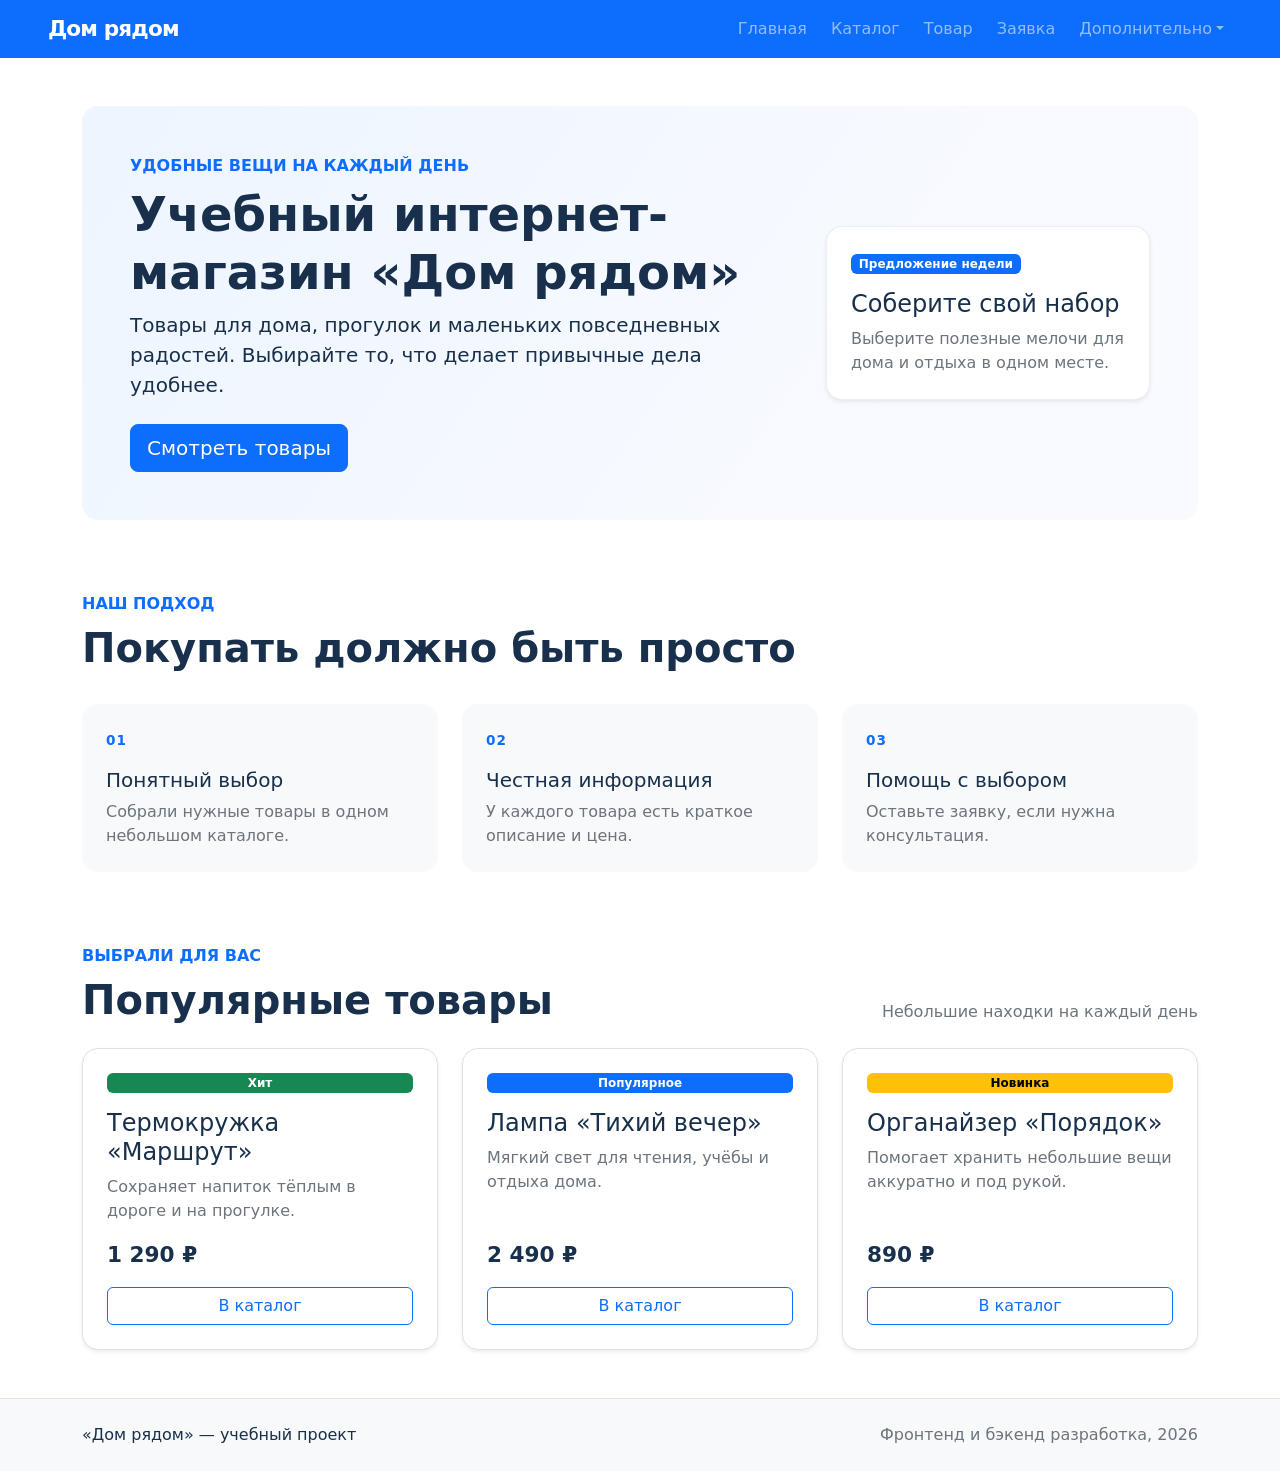
<file: index.html>
<!doctype html>
<html lang="ru">
<head>
    <meta charset="UTF-8">
    <meta name="viewport" content="width=device-width, initial-scale=1">
    <meta name="description" content="Учебный интернет-магазин: каталог полезных товаров для дома и отдыха.">
    <title>Дом рядом — учебный интернет-магазин</title>

    <link
        href="https://cdn.jsdelivr.net/npm/bootstrap@5.3.8/dist/css/bootstrap.min.css"
        rel="stylesheet"
        integrity="sha384-sRIl4kxILFvY47J16cr9ZwB07vP4J8+LH7qKQnuqkuIAvNWLzeN8tE5YBujZqJLB"
        crossorigin="anonymous"
    >
    <link rel="stylesheet" href="css/custom.css">
</head>
<body>
<header>
    <nav class="navbar navbar-expand-lg bg-primary" data-bs-theme="dark" aria-label="Основная навигация">
        <div class="container-fluid px-4 px-lg-5">
            <a class="navbar-brand shop-navbar__brand" href="index.html">Дом рядом</a>
            <button
                class="navbar-toggler"
                type="button"
                data-bs-toggle="collapse"
                data-bs-target="#shopNavbar"
                aria-controls="shopNavbar"
                aria-expanded="false"
                aria-label="Открыть меню"
            >
                <span class="navbar-toggler-icon"></span>
            </button>
            <div class="collapse navbar-collapse" id="shopNavbar">
                <ul class="navbar-nav ms-auto gap-lg-2">
                    <li class="nav-item"><a class="nav-link" href="index.html" aria-current="page">Главная</a></li>
                    <li class="nav-item"><a class="nav-link" href="catalog.html">Каталог</a></li>
                    <li class="nav-item"><a class="nav-link" href="product.html">Товар</a></li>
                    <li class="nav-item"><a class="nav-link" href="order.html">Заявка</a></li>
                    <li class="nav-item dropdown">
                        <a class="nav-link dropdown-toggle" href="#" role="button" data-bs-toggle="dropdown" aria-expanded="false">Дополнительно</a>
                        <ul class="dropdown-menu dropdown-menu-end">
                            <li><a class="dropdown-item" href="catalog.html">Все товары</a></li>
                            <li><a class="dropdown-item" href="order.html">Оформить заявку</a></li>
                            <li><a class="dropdown-item" href="index.html#popular">Популярное</a></li>
                        </ul>
                    </li>
                </ul>
            </div>
        </div>
    </nav>
</header>

<main>
    <section class="container py-5">
        <div class="shop-hero rounded-4 p-4 p-md-5">
            <div class="row align-items-center g-4">
                <div class="col-12 col-lg-8">
                    <p class="text-uppercase fw-semibold text-primary mb-2">Удобные вещи на каждый день</p>
                    <h1 class="display-5 fw-bold">Учебный интернет-магазин «Дом рядом»</h1>
                    <p class="lead mb-4">
                        Товары для дома, прогулок и маленьких повседневных радостей.
                        Выбирайте то, что делает привычные дела удобнее.
                    </p>
                    <a class="btn btn-primary btn-lg" href="#products">Смотреть товары</a>
                </div>
                <div class="col-12 col-lg-4">
                    <aside class="shop-highlight bg-white rounded-4 p-4 shadow-sm" aria-label="Предложение недели">
                        <span class="badge text-bg-primary mb-3">Предложение недели</span>
                        <h2 class="h4">Соберите свой набор</h2>
                        <p class="mb-0 text-secondary">
                            Выберите полезные мелочи для дома и отдыха в одном месте.
                        </p>
                    </aside>
                </div>
            </div>
        </div>
    </section>

    <section id="advantages" class="container py-4">
        <div class="row mb-4">
            <div class="col-12 col-lg-8">
                <p class="text-uppercase fw-semibold text-primary mb-2">Наш подход</p>
                <h2 class="display-6 fw-bold">Покупать должно быть просто</h2>
            </div>
        </div>
        <div class="row g-4">
            <div class="col-12 col-md-4">
                <article class="shop-feature h-100 rounded-4 bg-light p-4">
                    <span class="shop-feature__number">01</span>
                    <h3 class="h5 mt-3">Понятный выбор</h3>
                    <p class="mb-0 text-secondary">Собрали нужные товары в одном небольшом каталоге.</p>
                </article>
            </div>
            <div class="col-12 col-md-4">
                <article class="shop-feature h-100 rounded-4 bg-light p-4">
                    <span class="shop-feature__number">02</span>
                    <h3 class="h5 mt-3">Честная информация</h3>
                    <p class="mb-0 text-secondary">У каждого товара есть краткое описание и цена.</p>
                </article>
            </div>
            <div class="col-12 col-md-4">
                <article class="shop-feature h-100 rounded-4 bg-light p-4">
                    <span class="shop-feature__number">03</span>
                    <h3 class="h5 mt-3">Помощь с выбором</h3>
                    <p class="mb-0 text-secondary">Оставьте заявку, если нужна консультация.</p>
                </article>
            </div>
        </div>
    </section>

    <section id="products" class="container py-5">
        <div class="row align-items-end g-3 mb-4">
            <div class="col-12 col-md-8">
                <p class="text-uppercase fw-semibold text-primary mb-2">Выбрали для вас</p>
                <h2 class="display-6 fw-bold mb-0">Популярные товары</h2>
            </div>
            <div class="col-12 col-md-4 text-md-end">
                <span class="text-secondary">Небольшие находки на каждый день</span>
            </div>
        </div>

        <div class="row g-4">
            <div class="col-12 col-md-6 col-lg-4">
                <article class="shop-product h-100 rounded-4 border bg-white p-4 shadow-sm">
                    <span class="badge text-bg-success mb-3">Хит</span>
                    <h3 class="h4">Термокружка «Маршрут»</h3>
                    <p class="text-secondary">Сохраняет напиток тёплым в дороге и на прогулке.</p>
                    <p class="shop-product__price mt-auto mb-0">1 290 ₽</p>
                    <a class="btn btn-outline-primary mt-3" href="catalog.html">В каталог</a>
                </article>
            </div>
            <div class="col-12 col-md-6 col-lg-4">
                <article class="shop-product h-100 rounded-4 border bg-white p-4 shadow-sm">
                    <span class="badge text-bg-primary mb-3">Популярное</span>
                    <h3 class="h4">Лампа «Тихий вечер»</h3>
                    <p class="text-secondary">Мягкий свет для чтения, учёбы и отдыха дома.</p>
                    <p class="shop-product__price mt-auto mb-0">2 490 ₽</p>
                    <a class="btn btn-outline-primary mt-3" href="catalog.html">В каталог</a>
                </article>
            </div>
            <div class="col-12 col-md-6 col-lg-4">
                <article class="shop-product h-100 rounded-4 border bg-white p-4 shadow-sm">
                    <span class="badge text-bg-warning mb-3">Новинка</span>
                    <h3 class="h4">Органайзер «Порядок»</h3>
                    <p class="text-secondary">Помогает хранить небольшие вещи аккуратно и под рукой.</p>
                    <p class="shop-product__price mt-auto mb-0">890 ₽</p>
                    <a class="btn btn-outline-primary mt-3" href="catalog.html">В каталог</a>
                </article>
            </div>
        </div>
    </section>
</main>

<footer class="border-top bg-light py-4">
    <div class="container d-flex flex-column flex-sm-row justify-content-between gap-2">
        <span>«Дом рядом» — учебный проект</span>
        <span class="text-secondary">Фронтенд и бэкенд разработка, 2026</span>
    </div>
</footer>

<script
    src="https://cdn.jsdelivr.net/npm/bootstrap@5.3.8/dist/js/bootstrap.bundle.min.js"
    integrity="sha384-FKyoEForCGlyvwx9Hj09JcYn3nv7wiPVlz7YYwJrWVcXK/BmnVDxM+D2scQbITxI"
    crossorigin="anonymous"
></script>
</body>
</html>
</file>
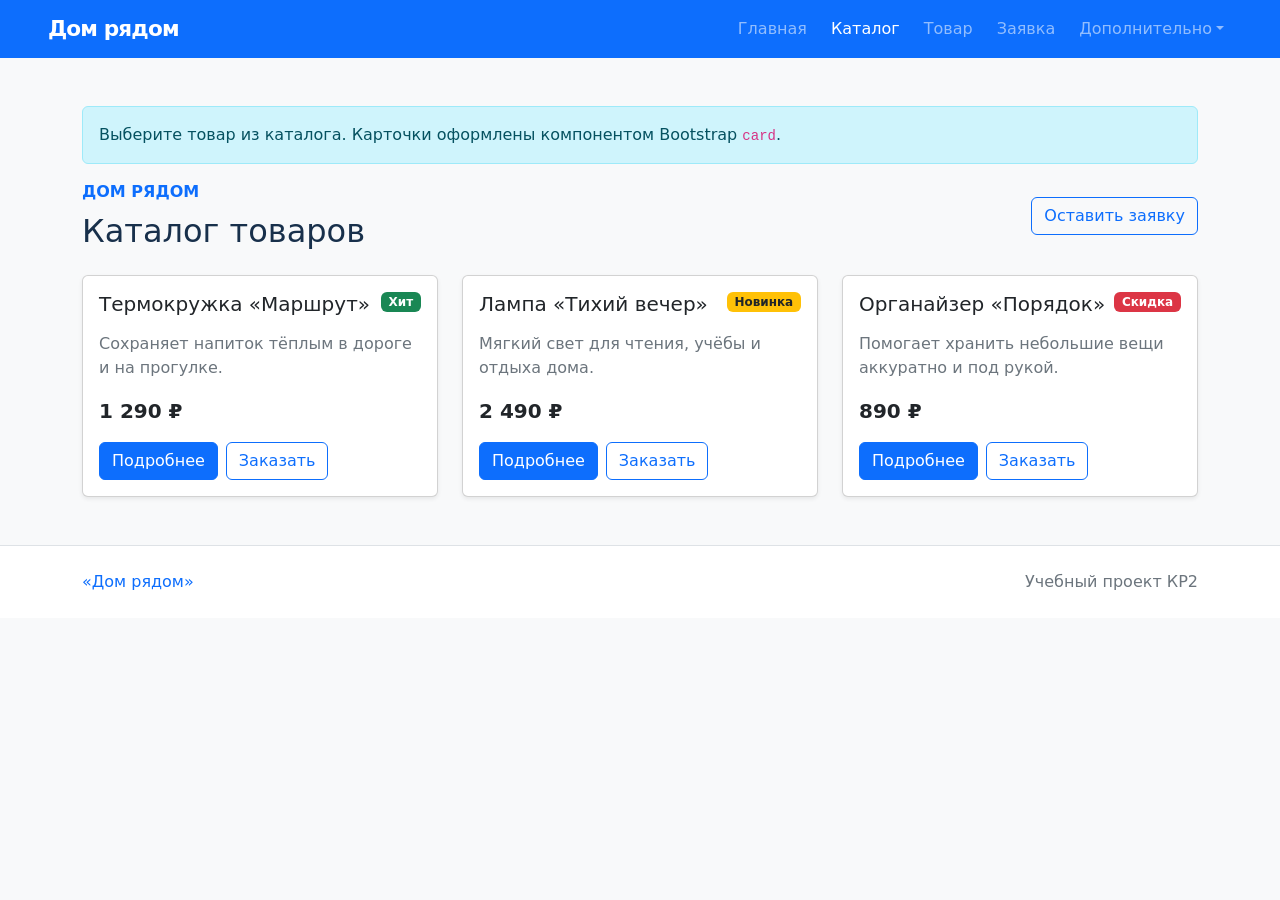
<file: catalog.html>
<!doctype html>
<html lang="ru">
<head>
    <meta charset="UTF-8">
    <meta name="viewport" content="width=device-width, initial-scale=1">
    <meta name="description" content="Каталог учебного интернет-магазина «Дом рядом».">
    <title>Каталог — Дом рядом</title>
    <link href="https://cdn.jsdelivr.net/npm/bootstrap@5.3.8/dist/css/bootstrap.min.css" rel="stylesheet" integrity="sha384-sRIl4kxILFvY47J16cr9ZwB07vP4J8+LH7qKQnuqkuIAvNWLzeN8tE5YBujZqJLB" crossorigin="anonymous">
    <link rel="stylesheet" href="css/custom.css">
</head>
<body class="bg-light">
<header>
    <nav class="navbar navbar-expand-lg bg-primary" data-bs-theme="dark" aria-label="Основная навигация">
        <div class="container-fluid px-4 px-lg-5">
            <a class="navbar-brand shop-navbar__brand" href="index.html">Дом рядом</a>
            <button class="navbar-toggler" type="button" data-bs-toggle="collapse" data-bs-target="#shopNavbar" aria-controls="shopNavbar" aria-expanded="false" aria-label="Открыть меню">
                <span class="navbar-toggler-icon"></span>
            </button>
            <div class="collapse navbar-collapse" id="shopNavbar">
                <ul class="navbar-nav ms-auto gap-lg-2">
                    <li class="nav-item"><a class="nav-link" href="index.html">Главная</a></li>
                    <li class="nav-item"><a class="nav-link active" href="catalog.html" aria-current="page">Каталог</a></li>
                    <li class="nav-item"><a class="nav-link" href="product.html">Товар</a></li>
                    <li class="nav-item"><a class="nav-link" href="order.html">Заявка</a></li>
                    <li class="nav-item dropdown">
                        <a class="nav-link dropdown-toggle" href="#" role="button" data-bs-toggle="dropdown" aria-expanded="false">Дополнительно</a>
                        <ul class="dropdown-menu dropdown-menu-end">
                            <li><a class="dropdown-item" href="catalog.html">Все товары</a></li>
                            <li><a class="dropdown-item" href="order.html">Оформить заявку</a></li>
                            <li><a class="dropdown-item" href="index.html#products">Популярное</a></li>
                        </ul>
                    </li>
                </ul>
            </div>
        </div>
    </nav>
</header>

<main class="container my-5">
    <div class="alert alert-info" role="alert">
        Выберите товар из каталога. Карточки оформлены компонентом Bootstrap <code>card</code>.
    </div>

    <div class="d-flex flex-column flex-sm-row justify-content-between align-items-sm-center gap-3 mb-4">
        <div>
            <p class="text-uppercase fw-semibold text-primary mb-2">Дом рядом</p>
            <h1 class="h2 mb-0">Каталог товаров</h1>
        </div>
        <a class="btn btn-outline-primary" href="order.html">Оставить заявку</a>
    </div>

    <div class="row g-4">
        <div class="col-12 col-md-6 col-lg-4">
            <article class="card h-100 shadow-sm">
                <div class="card-body d-flex flex-column">
                    <div class="d-flex justify-content-between align-items-start gap-2 mb-3">
                        <h2 class="card-title h5 mb-0">Термокружка «Маршрут»</h2>
                        <span class="badge bg-success">Хит</span>
                    </div>
                    <p class="card-text text-secondary">Сохраняет напиток тёплым в дороге и на прогулке.</p>
                    <p class="fw-bold fs-5 mt-auto">1 290 ₽</p>
                    <div class="d-flex flex-wrap gap-2">
                        <a class="btn btn-primary" href="product.html">Подробнее</a>
                        <button class="btn btn-outline-primary" type="button" data-bs-toggle="modal" data-bs-target="#orderModal">Заказать</button>
                    </div>
                </div>
            </article>
        </div>

        <div class="col-12 col-md-6 col-lg-4">
            <article class="card h-100 shadow-sm">
                <div class="card-body d-flex flex-column">
                    <div class="d-flex justify-content-between align-items-start gap-2 mb-3">
                        <h2 class="card-title h5 mb-0">Лампа «Тихий вечер»</h2>
                        <span class="badge bg-warning text-dark">Новинка</span>
                    </div>
                    <p class="card-text text-secondary">Мягкий свет для чтения, учёбы и отдыха дома.</p>
                    <p class="fw-bold fs-5 mt-auto">2 490 ₽</p>
                    <div class="d-flex flex-wrap gap-2">
                        <a class="btn btn-primary" href="product.html">Подробнее</a>
                        <button class="btn btn-outline-primary" type="button" data-bs-toggle="modal" data-bs-target="#orderModal">Заказать</button>
                    </div>
                </div>
            </article>
        </div>

        <div class="col-12 col-md-6 col-lg-4">
            <article class="card h-100 shadow-sm">
                <div class="card-body d-flex flex-column">
                    <div class="d-flex justify-content-between align-items-start gap-2 mb-3">
                        <h2 class="card-title h5 mb-0">Органайзер «Порядок»</h2>
                        <span class="badge bg-danger">Скидка</span>
                    </div>
                    <p class="card-text text-secondary">Помогает хранить небольшие вещи аккуратно и под рукой.</p>
                    <p class="fw-bold fs-5 mt-auto">890 ₽</p>
                    <div class="d-flex flex-wrap gap-2">
                        <a class="btn btn-primary" href="product.html">Подробнее</a>
                        <button class="btn btn-outline-primary" type="button" data-bs-toggle="modal" data-bs-target="#orderModal">Заказать</button>
                    </div>
                </div>
            </article>
        </div>
    </div>
</main>

<div class="modal fade" id="orderModal" tabindex="-1" aria-labelledby="orderModalLabel" aria-hidden="true">
    <div class="modal-dialog">
        <div class="modal-content">
            <div class="modal-header">
                <h2 class="modal-title h5" id="orderModalLabel">Быстрая заявка</h2>
                <button type="button" class="btn-close" data-bs-dismiss="modal" aria-label="Закрыть"></button>
            </div>
            <div class="modal-body">
                <p class="text-secondary">Оставьте имя и телефон, чтобы перейти к оформлению заявки.</p>
                <form>
                    <div class="mb-3">
                        <label for="modalName" class="form-label">Имя</label>
                        <input id="modalName" name="name" type="text" class="form-control" autocomplete="name" required>
                    </div>
                    <div class="mb-3">
                        <label for="modalPhone" class="form-label">Телефон</label>
                        <input id="modalPhone" name="phone" type="tel" class="form-control" autocomplete="tel" required>
                    </div>
                    <div class="form-check mb-3">
                        <input id="modalConsent" name="consent" class="form-check-input" type="checkbox" required>
                        <label class="form-check-label" for="modalConsent">Согласен на обработку данных</label>
                    </div>
                </form>
                <div class="alert alert-warning mb-0" role="alert">Демонстрационная форма: данные не отправляются и не сохраняются.</div>
            </div>
            <div class="modal-footer">
                <button type="button" class="btn btn-secondary" data-bs-dismiss="modal">Закрыть</button>
                <a class="btn btn-primary" href="order.html">Перейти к заявке</a>
            </div>
        </div>
    </div>
</div>

<footer class="border-top bg-white py-4">
    <div class="container d-flex flex-column flex-sm-row justify-content-between gap-2">
        <a class="text-decoration-none" href="index.html">«Дом рядом»</a>
        <span class="text-secondary">Учебный проект КР2</span>
    </div>
</footer>
<script src="https://cdn.jsdelivr.net/npm/bootstrap@5.3.8/dist/js/bootstrap.bundle.min.js" integrity="sha384-FKyoEForCGlyvwx9Hj09JcYn3nv7wiPVlz7YYwJrWVcXK/BmnVDxM+D2scQbITxI" crossorigin="anonymous"></script>
</body>
</html>
</file>
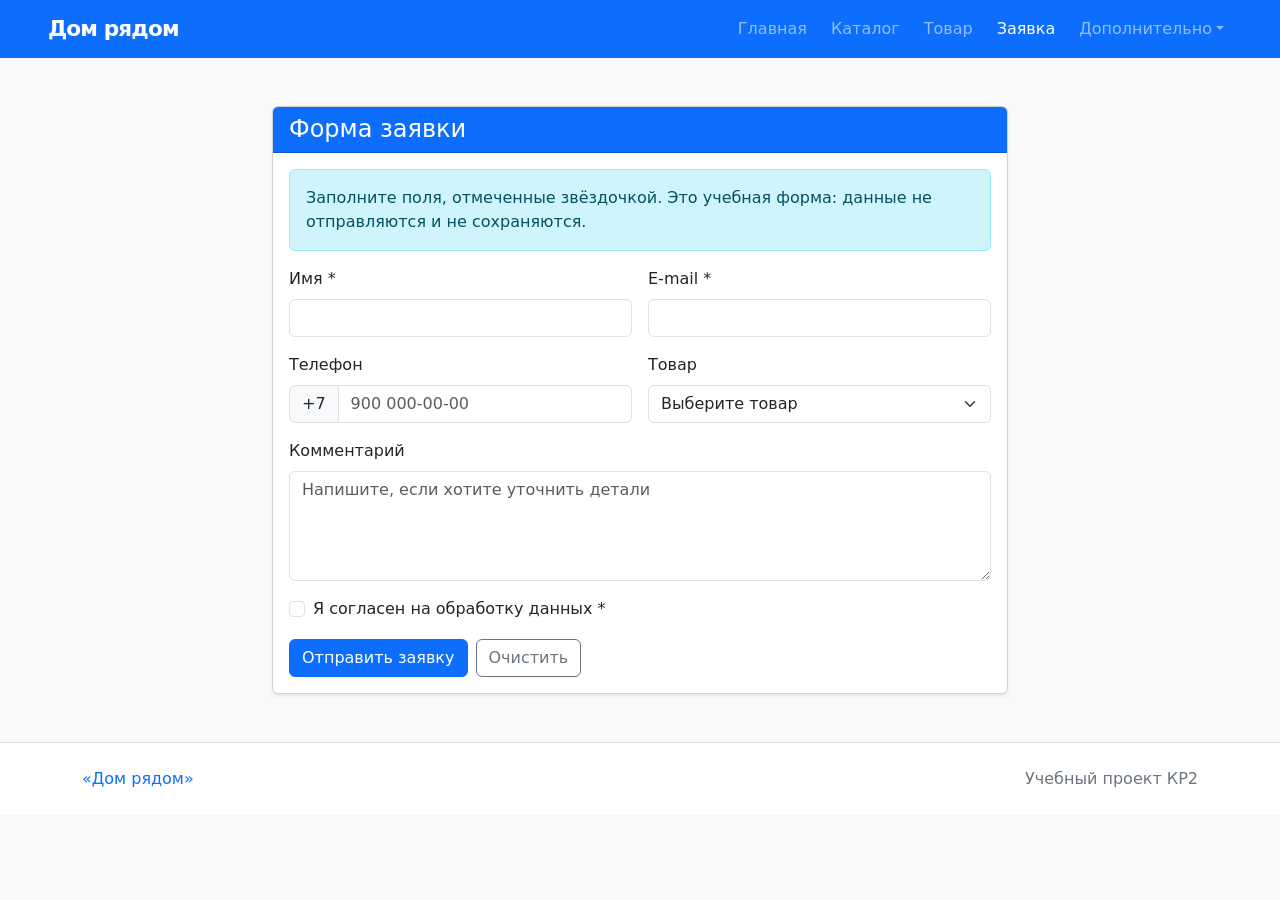
<file: order.html>
<!doctype html>
<html lang="ru">
<head>
    <meta charset="UTF-8">
    <meta name="viewport" content="width=device-width, initial-scale=1">
    <meta name="description" content="Демонстрационная форма заявки интернет-магазина «Дом рядом».">
    <title>Заявка — Дом рядом</title>
    <link href="https://cdn.jsdelivr.net/npm/bootstrap@5.3.8/dist/css/bootstrap.min.css" rel="stylesheet" integrity="sha384-sRIl4kxILFvY47J16cr9ZwB07vP4J8+LH7qKQnuqkuIAvNWLzeN8tE5YBujZqJLB" crossorigin="anonymous">
    <link rel="stylesheet" href="css/custom.css">
</head>
<body class="bg-light">
<header>
    <nav class="navbar navbar-expand-lg bg-primary" data-bs-theme="dark" aria-label="Основная навигация">
        <div class="container-fluid px-4 px-lg-5">
            <a class="navbar-brand shop-navbar__brand" href="index.html">Дом рядом</a>
            <button class="navbar-toggler" type="button" data-bs-toggle="collapse" data-bs-target="#shopNavbar" aria-controls="shopNavbar" aria-expanded="false" aria-label="Открыть меню">
                <span class="navbar-toggler-icon"></span>
            </button>
            <div class="collapse navbar-collapse" id="shopNavbar">
                <ul class="navbar-nav ms-auto gap-lg-2">
                    <li class="nav-item"><a class="nav-link" href="index.html">Главная</a></li>
                    <li class="nav-item"><a class="nav-link" href="catalog.html">Каталог</a></li>
                    <li class="nav-item"><a class="nav-link" href="product.html">Товар</a></li>
                    <li class="nav-item"><a class="nav-link active" href="order.html" aria-current="page">Заявка</a></li>
                    <li class="nav-item dropdown">
                        <a class="nav-link dropdown-toggle" href="#" role="button" data-bs-toggle="dropdown" aria-expanded="false">Дополнительно</a>
                        <ul class="dropdown-menu dropdown-menu-end">
                            <li><a class="dropdown-item" href="catalog.html">Все товары</a></li>
                            <li><a class="dropdown-item" href="order.html">Оформить заявку</a></li>
                            <li><a class="dropdown-item" href="index.html#products">Популярное</a></li>
                        </ul>
                    </li>
                </ul>
            </div>
        </div>
    </nav>
</header>

<main class="container my-5">
    <div class="row justify-content-center">
        <div class="col-12 col-lg-8">
            <section class="card shadow-sm" aria-labelledby="orderHeading">
                <div class="card-header bg-primary text-white">
                    <h1 class="h4 mb-0" id="orderHeading">Форма заявки</h1>
                </div>
                <div class="card-body">
                    <div class="alert alert-info" role="alert">
                        Заполните поля, отмеченные звёздочкой. Это учебная форма: данные не отправляются и не сохраняются.
                    </div>

                    <form>
                        <div class="row g-3">
                            <div class="col-12 col-md-6">
                                <label for="orderName" class="form-label">Имя *</label>
                                <input id="orderName" name="name" type="text" class="form-control" autocomplete="name" required>
                            </div>
                            <div class="col-12 col-md-6">
                                <label for="orderEmail" class="form-label">E-mail *</label>
                                <input id="orderEmail" name="email" type="email" class="form-control" autocomplete="email" required>
                            </div>
                            <div class="col-12 col-md-6">
                                <label for="orderPhone" class="form-label">Телефон</label>
                                <div class="input-group">
                                    <span class="input-group-text">+7</span>
                                    <input id="orderPhone" name="phone" type="tel" class="form-control" autocomplete="tel-national" placeholder="900 000-00-00">
                                </div>
                            </div>
                            <div class="col-12 col-md-6">
                                <label for="orderProduct" class="form-label">Товар</label>
                                <select id="orderProduct" name="product" class="form-select">
                                    <option value="" selected>Выберите товар</option>
                                    <option value="thermocup">Термокружка «Маршрут»</option>
                                    <option value="lamp">Лампа «Тихий вечер»</option>
                                    <option value="organizer">Органайзер «Порядок»</option>
                                </select>
                            </div>
                            <div class="col-12">
                                <label for="orderComment" class="form-label">Комментарий</label>
                                <textarea id="orderComment" name="comment" class="form-control" rows="4" placeholder="Напишите, если хотите уточнить детали"></textarea>
                            </div>
                            <div class="col-12">
                                <div class="form-check">
                                    <input id="orderConsent" name="consent" class="form-check-input" type="checkbox" required>
                                    <label class="form-check-label" for="orderConsent">Я согласен на обработку данных *</label>
                                </div>
                            </div>
                            <div class="col-12 d-flex flex-wrap gap-2">
                                <button class="btn btn-primary" type="button" data-bs-toggle="modal" data-bs-target="#formNotice">Отправить заявку</button>
                                <button class="btn btn-outline-secondary" type="reset">Очистить</button>
                            </div>
                        </div>
                    </form>
                </div>
            </section>
        </div>
    </div>
</main>

<div class="modal fade" id="formNotice" tabindex="-1" aria-labelledby="formNoticeLabel" aria-hidden="true">
    <div class="modal-dialog modal-dialog-centered">
        <div class="modal-content">
            <div class="modal-header">
                <h2 class="modal-title h5" id="formNoticeLabel">Демонстрационная форма</h2>
                <button type="button" class="btn-close" data-bs-dismiss="modal" aria-label="Закрыть"></button>
            </div>
            <div class="modal-body">Форма показывает компоненты Bootstrap. Отправка данных в учебном проекте не настроена.</div>
            <div class="modal-footer">
                <button type="button" class="btn btn-primary" data-bs-dismiss="modal">Понятно</button>
            </div>
        </div>
    </div>
</div>

<footer class="border-top bg-white py-4">
    <div class="container d-flex flex-column flex-sm-row justify-content-between gap-2">
        <a class="text-decoration-none" href="index.html">«Дом рядом»</a>
        <span class="text-secondary">Учебный проект КР2</span>
    </div>
</footer>
<script src="https://cdn.jsdelivr.net/npm/bootstrap@5.3.8/dist/js/bootstrap.bundle.min.js" integrity="sha384-FKyoEForCGlyvwx9Hj09JcYn3nv7wiPVlz7YYwJrWVcXK/BmnVDxM+D2scQbITxI" crossorigin="anonymous"></script>
</body>
</html>
</file>
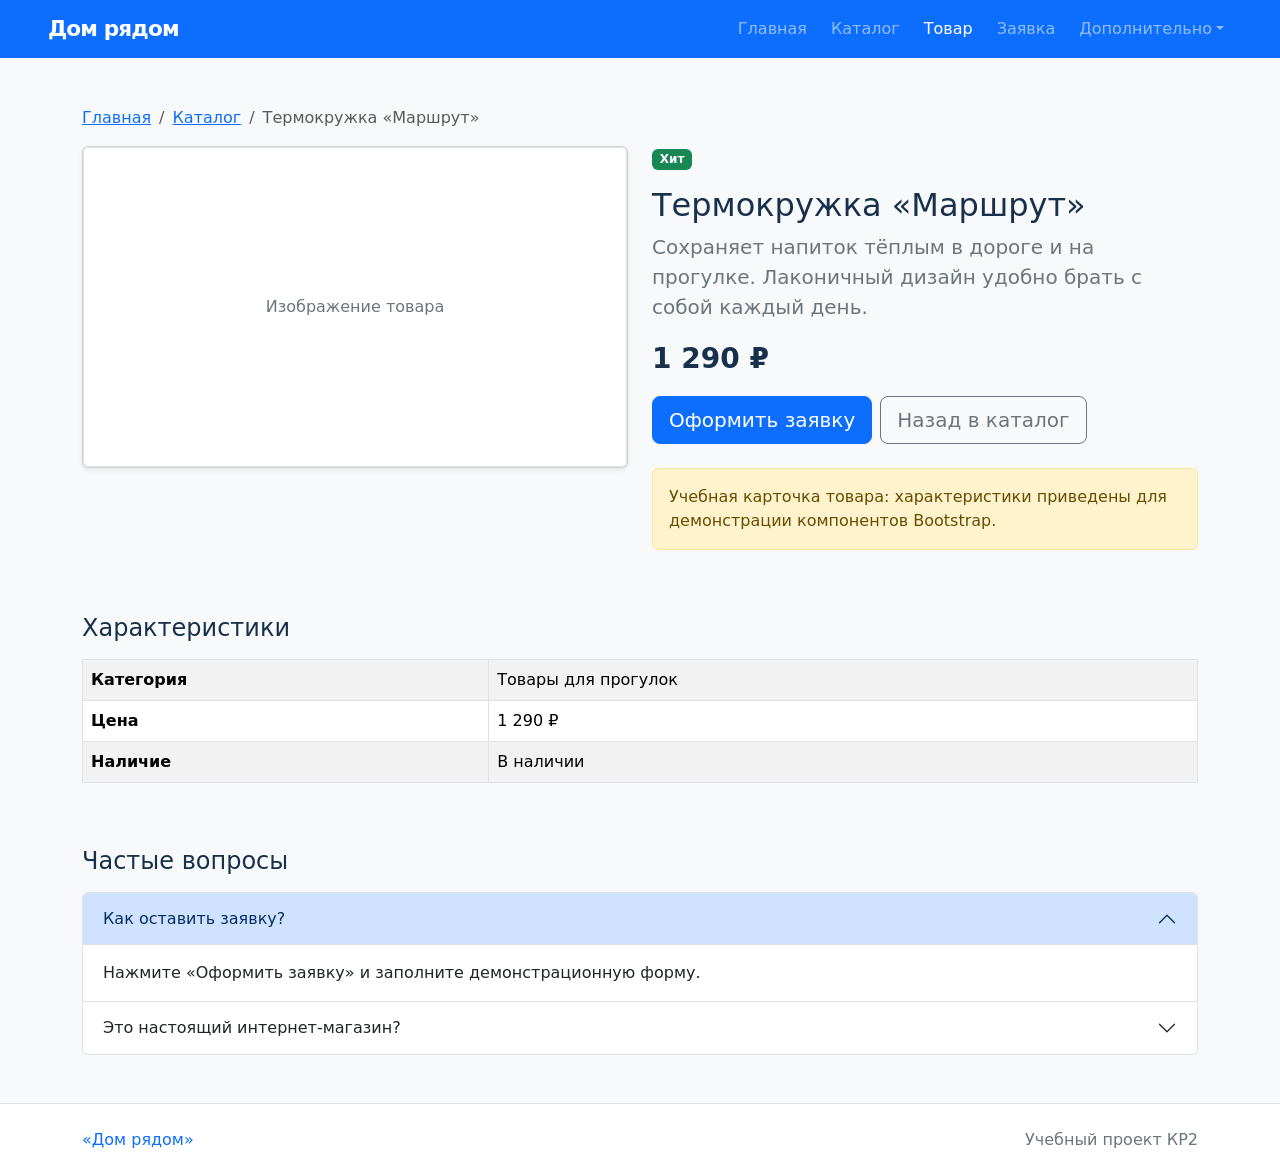
<file: product.html>
<!doctype html>
<html lang="ru">
<head>
    <meta charset="UTF-8">
    <meta name="viewport" content="width=device-width, initial-scale=1">
    <meta name="description" content="Описание и характеристики термокружки «Маршрут».">
    <title>Термокружка «Маршрут» — Дом рядом</title>
    <link href="https://cdn.jsdelivr.net/npm/bootstrap@5.3.8/dist/css/bootstrap.min.css" rel="stylesheet" integrity="sha384-sRIl4kxILFvY47J16cr9ZwB07vP4J8+LH7qKQnuqkuIAvNWLzeN8tE5YBujZqJLB" crossorigin="anonymous">
    <link rel="stylesheet" href="css/custom.css">
</head>
<body class="bg-light">
<header>
    <nav class="navbar navbar-expand-lg bg-primary" data-bs-theme="dark" aria-label="Основная навигация">
        <div class="container-fluid px-4 px-lg-5">
            <a class="navbar-brand shop-navbar__brand" href="index.html">Дом рядом</a>
            <button class="navbar-toggler" type="button" data-bs-toggle="collapse" data-bs-target="#shopNavbar" aria-controls="shopNavbar" aria-expanded="false" aria-label="Открыть меню">
                <span class="navbar-toggler-icon"></span>
            </button>
            <div class="collapse navbar-collapse" id="shopNavbar">
                <ul class="navbar-nav ms-auto gap-lg-2">
                    <li class="nav-item"><a class="nav-link" href="index.html">Главная</a></li>
                    <li class="nav-item"><a class="nav-link" href="catalog.html">Каталог</a></li>
                    <li class="nav-item"><a class="nav-link active" href="product.html" aria-current="page">Товар</a></li>
                    <li class="nav-item"><a class="nav-link" href="order.html">Заявка</a></li>
                    <li class="nav-item dropdown">
                        <a class="nav-link dropdown-toggle" href="#" role="button" data-bs-toggle="dropdown" aria-expanded="false">Дополнительно</a>
                        <ul class="dropdown-menu dropdown-menu-end">
                            <li><a class="dropdown-item" href="catalog.html">Все товары</a></li>
                            <li><a class="dropdown-item" href="order.html">Оформить заявку</a></li>
                            <li><a class="dropdown-item" href="index.html#products">Популярное</a></li>
                        </ul>
                    </li>
                </ul>
            </div>
        </div>
    </nav>
</header>

<main class="container my-5">
    <nav aria-label="Хлебные крошки">
        <ol class="breadcrumb">
            <li class="breadcrumb-item"><a href="index.html">Главная</a></li>
            <li class="breadcrumb-item"><a href="catalog.html">Каталог</a></li>
            <li class="breadcrumb-item active" aria-current="page">Термокружка «Маршрут»</li>
        </ol>
    </nav>

    <div class="row g-4 align-items-start">
        <div class="col-12 col-lg-6">
            <div class="card shadow-sm">
                <div class="placeholder-image bg-white border rounded d-flex align-items-center justify-content-center">
                    <span class="text-secondary">Изображение товара</span>
                </div>
            </div>
        </div>
        <div class="col-12 col-lg-6">
            <span class="badge bg-success mb-3">Хит</span>
            <h1 class="h2">Термокружка «Маршрут»</h1>
            <p class="lead text-secondary">Сохраняет напиток тёплым в дороге и на прогулке. Лаконичный дизайн удобно брать с собой каждый день.</p>
            <p class="fs-3 fw-bold">1 290 ₽</p>
            <div class="d-flex flex-wrap gap-2 mb-4">
                <a class="btn btn-primary btn-lg" href="order.html">Оформить заявку</a>
                <a class="btn btn-outline-secondary btn-lg" href="catalog.html">Назад в каталог</a>
            </div>
            <div class="alert alert-warning" role="alert">
                Учебная карточка товара: характеристики приведены для демонстрации компонентов Bootstrap.
            </div>
        </div>
    </div>

    <section class="mt-5" aria-labelledby="specs-heading">
        <h2 class="h4 mb-3" id="specs-heading">Характеристики</h2>
        <div class="table-responsive">
            <table class="table table-striped table-bordered align-middle bg-white">
                <tbody>
                    <tr><th scope="row">Категория</th><td>Товары для прогулок</td></tr>
                    <tr><th scope="row">Цена</th><td>1 290 ₽</td></tr>
                    <tr><th scope="row">Наличие</th><td>В наличии</td></tr>
                </tbody>
            </table>
        </div>
    </section>

    <section class="mt-5" aria-labelledby="faq-heading">
        <h2 class="h4 mb-3" id="faq-heading">Частые вопросы</h2>
        <div class="accordion" id="productFaq">
            <div class="accordion-item">
                <h3 class="accordion-header">
                    <button class="accordion-button" type="button" data-bs-toggle="collapse" data-bs-target="#faqDelivery" aria-expanded="true" aria-controls="faqDelivery">Как оставить заявку?</button>
                </h3>
                <div id="faqDelivery" class="accordion-collapse collapse show" data-bs-parent="#productFaq">
                    <div class="accordion-body">Нажмите «Оформить заявку» и заполните демонстрационную форму.</div>
                </div>
            </div>
            <div class="accordion-item">
                <h3 class="accordion-header">
                    <button class="accordion-button collapsed" type="button" data-bs-toggle="collapse" data-bs-target="#faqDemo" aria-expanded="false" aria-controls="faqDemo">Это настоящий интернет-магазин?</button>
                </h3>
                <div id="faqDemo" class="accordion-collapse collapse" data-bs-parent="#productFaq">
                    <div class="accordion-body">Нет, это учебный проект. Заказы и платежи не обрабатываются.</div>
                </div>
            </div>
        </div>
    </section>
</main>

<footer class="border-top bg-white py-4">
    <div class="container d-flex flex-column flex-sm-row justify-content-between gap-2">
        <a class="text-decoration-none" href="index.html">«Дом рядом»</a>
        <span class="text-secondary">Учебный проект КР2</span>
    </div>
</footer>
<script src="https://cdn.jsdelivr.net/npm/bootstrap@5.3.8/dist/js/bootstrap.bundle.min.js" integrity="sha384-FKyoEForCGlyvwx9Hj09JcYn3nv7wiPVlz7YYwJrWVcXK/BmnVDxM+D2scQbITxI" crossorigin="anonymous"></script>
</body>
</html>
</file>
<file: css/custom.css>
:root {
    --shop-ink: #18304b;
    --shop-accent: #edf5ff;
    --shop-radius: 1.5rem;
}

body {
    color: var(--shop-ink);
    background-color: #ffffff;
}

.shop-navbar__brand {
    color: #ffffff;
    font-size: 1.35rem;
    font-weight: 800;
    letter-spacing: -0.04em;
}

.shop-navbar__brand:hover {
    color: rgba(255, 255, 255, 0.85);
}

.shop-hero {
    background: linear-gradient(125deg, var(--shop-accent), #f8faff 72%);
}

.shop-highlight {
    border: 1px solid rgba(24, 48, 75, 0.08);
}

.shop-feature,
.shop-product {
    transition: transform 160ms ease, box-shadow 160ms ease;
}

.shop-feature:hover,
.shop-product:hover {
    transform: translateY(-3px);
    box-shadow: 0 0.75rem 1.5rem rgba(24, 48, 75, 0.1) !important;
}

.shop-feature__number {
    color: var(--bs-primary);
    font-size: 0.85rem;
    font-weight: 800;
    letter-spacing: 0.08em;
}

.shop-product {
    display: flex;
    flex-direction: column;
}

.shop-product__price {
    color: var(--shop-ink);
    font-size: 1.35rem;
    font-weight: 800;
}

.placeholder-image {
    min-height: 320px;
}

@media (prefers-reduced-motion: reduce) {
    *,
    *::before,
    *::after {
        scroll-behavior: auto !important;
        transition-duration: 0.01ms !important;
    }
}
</file>
